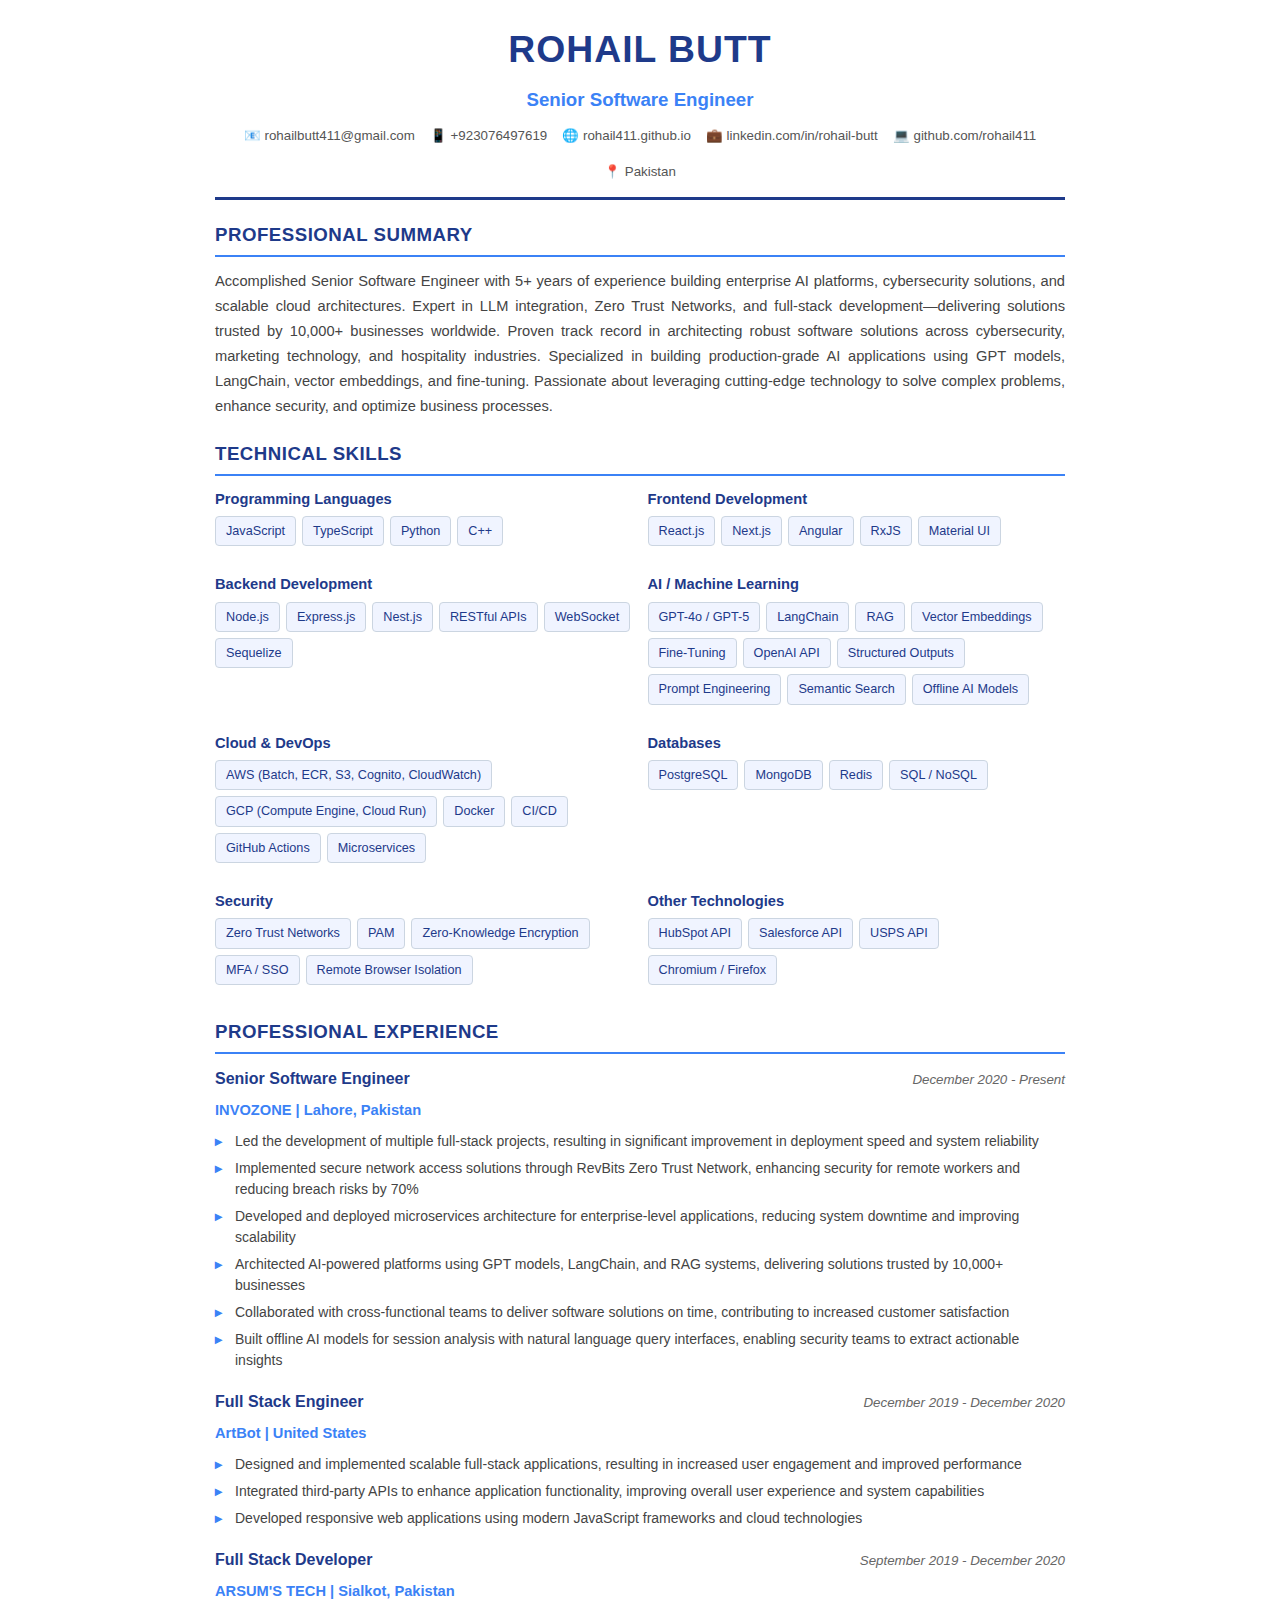
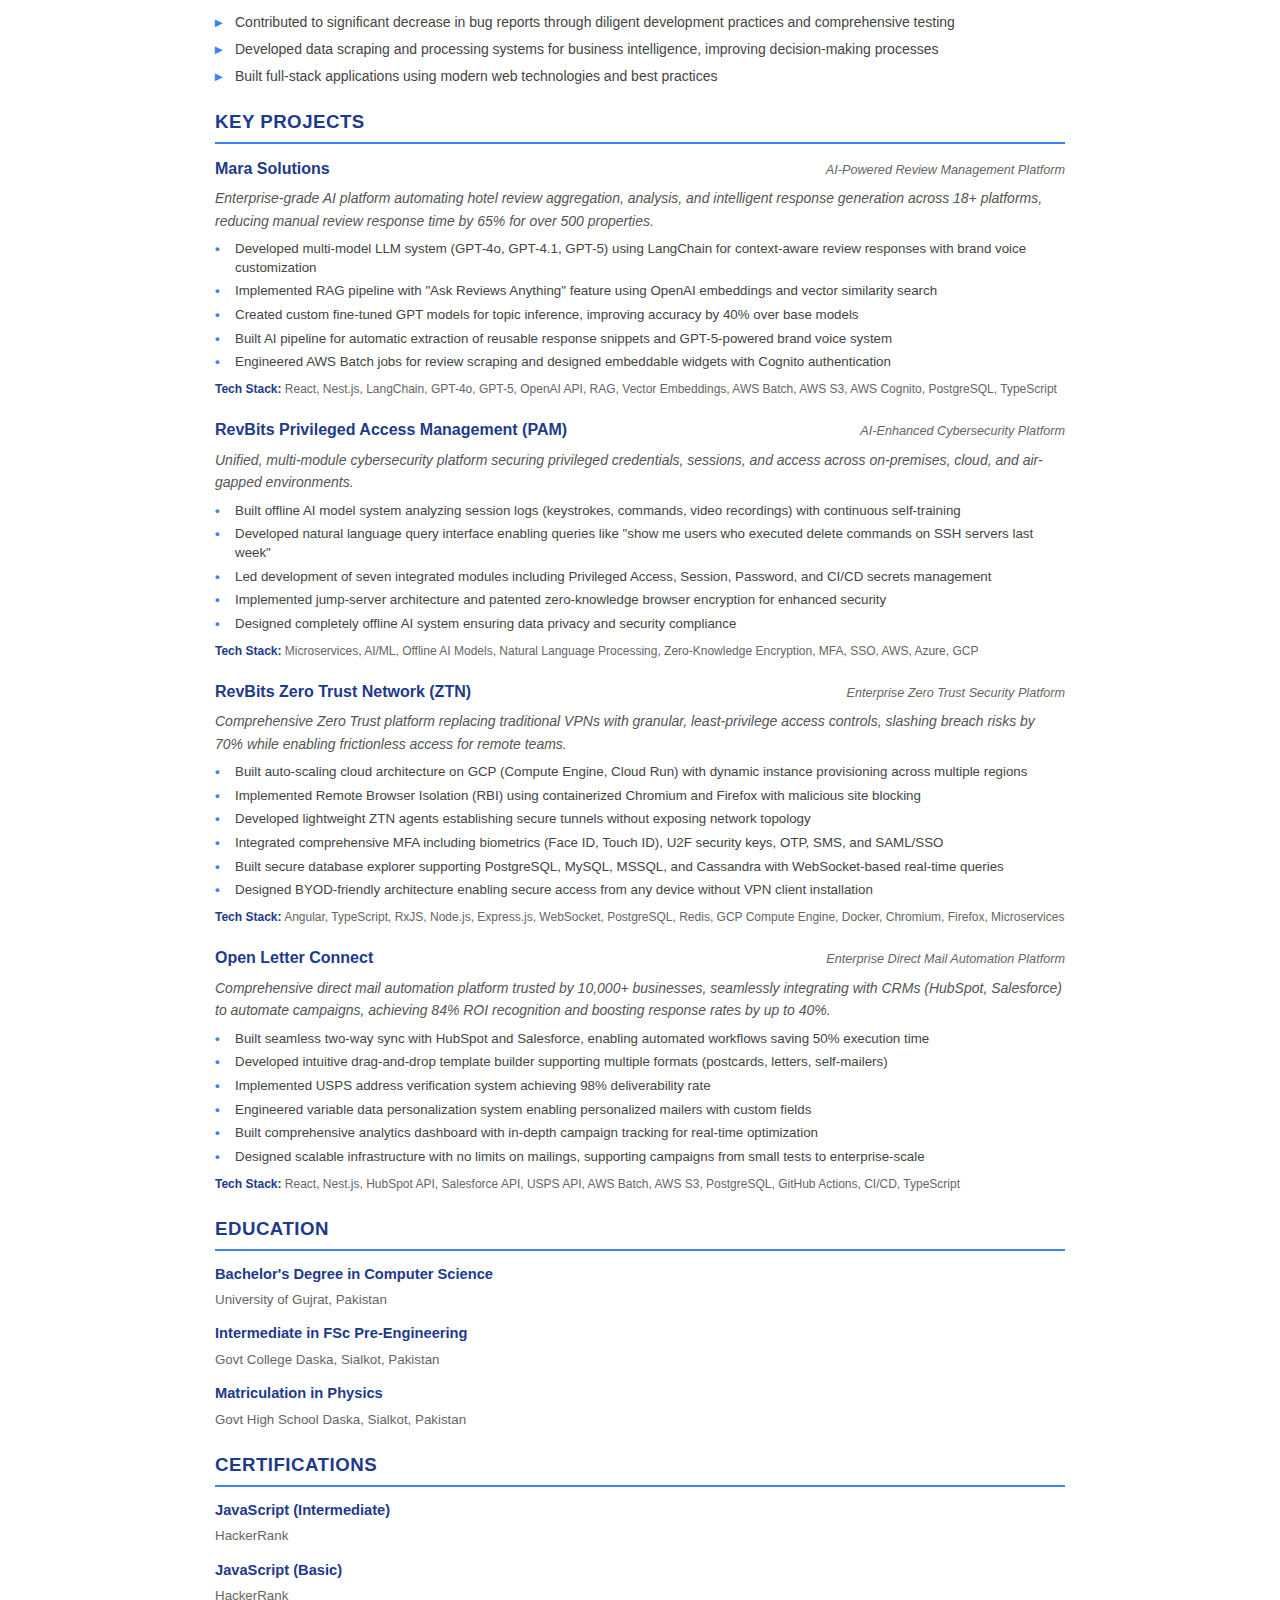
<file: resume.html>
<!DOCTYPE html>
<html lang="en">
<head>
  <meta charset="UTF-8">
  <meta name="viewport" content="width=device-width, initial-scale=1.0">
  <title>Rohail Butt - Senior Software Engineer - Resume</title>
  <style>
    * {
      margin: 0;
      padding: 0;
      box-sizing: border-box;
    }
    
    body {
      font-family: 'Arial', 'Helvetica', sans-serif;
      font-size: 11pt;
      line-height: 1.6;
      color: #333;
      background: #fff;
      padding: 20px;
    }
    
    .resume-container {
      max-width: 850px;
      margin: 0 auto;
      background: #fff;
    }
    
    /* Header */
    .header {
      text-align: center;
      border-bottom: 3px solid #1e3a8a;
      padding-bottom: 15px;
      margin-bottom: 20px;
    }
    
    .header h1 {
      font-size: 28pt;
      font-weight: bold;
      color: #1e3a8a;
      margin-bottom: 5px;
      letter-spacing: 1px;
    }
    
    .header h2 {
      font-size: 14pt;
      color: #3b82f6;
      font-weight: 600;
      margin-bottom: 10px;
    }
    
    .contact-info {
      display: flex;
      justify-content: center;
      flex-wrap: wrap;
      gap: 15px;
      font-size: 10pt;
      color: #555;
    }
    
    .contact-info span {
      display: flex;
      align-items: center;
      gap: 5px;
    }
    
    /* Sections */
    .section {
      margin-bottom: 20px;
      page-break-inside: avoid;
    }
    
    .section-title {
      font-size: 14pt;
      font-weight: bold;
      color: #1e3a8a;
      border-bottom: 2px solid #3b82f6;
      padding-bottom: 5px;
      margin-bottom: 12px;
      text-transform: uppercase;
      letter-spacing: 0.5px;
    }
    
    /* Professional Summary */
    .summary {
      text-align: justify;
      font-size: 11pt;
      line-height: 1.7;
      color: #444;
    }
    
    /* Skills */
    .skills-grid {
      display: grid;
      grid-template-columns: repeat(2, 1fr);
      gap: 15px;
    }
    
    .skill-category {
      margin-bottom: 12px;
    }
    
    .skill-category h4 {
      font-size: 11pt;
      font-weight: bold;
      color: #1e3a8a;
      margin-bottom: 5px;
    }
    
    .skill-tags {
      display: flex;
      flex-wrap: wrap;
      gap: 6px;
    }
    
    .skill-tag {
      background: #f0f4ff;
      color: #1e3a8a;
      padding: 4px 10px;
      border-radius: 4px;
      font-size: 9.5pt;
      border: 1px solid #cbd5e1;
    }
    
    /* Experience */
    .experience-item {
      margin-bottom: 18px;
      page-break-inside: avoid;
    }
    
    .experience-header {
      display: flex;
      justify-content: space-between;
      align-items: baseline;
      margin-bottom: 8px;
    }
    
    .experience-header h3 {
      font-size: 12pt;
      font-weight: bold;
      color: #1e3a8a;
    }
    
    .experience-header .date {
      font-size: 10pt;
      color: #666;
      font-style: italic;
    }
    
    .company {
      font-size: 11pt;
      color: #3b82f6;
      font-weight: 600;
      margin-bottom: 8px;
    }
    
    .achievements {
      list-style: none;
      padding-left: 0;
    }
    
    .achievements li {
      margin-bottom: 6px;
      padding-left: 20px;
      position: relative;
      font-size: 10.5pt;
      line-height: 1.5;
      color: #444;
    }
    
    .achievements li:before {
      content: "▸";
      position: absolute;
      left: 0;
      color: #3b82f6;
      font-weight: bold;
    }
    
    /* Projects */
    .project-item {
      margin-bottom: 18px;
      page-break-inside: avoid;
    }
    
    .project-header {
      display: flex;
      justify-content: space-between;
      align-items: baseline;
      margin-bottom: 6px;
    }
    
    .project-header h3 {
      font-size: 12pt;
      font-weight: bold;
      color: #1e3a8a;
    }
    
    .project-tag {
      font-size: 9.5pt;
      color: #666;
      font-style: italic;
    }
    
    .project-description {
      font-size: 10.5pt;
      color: #555;
      margin-bottom: 8px;
      font-style: italic;
    }
    
    .project-highlights {
      list-style: none;
      padding-left: 0;
    }
    
    .project-highlights li {
      margin-bottom: 5px;
      padding-left: 20px;
      position: relative;
      font-size: 10pt;
      line-height: 1.4;
      color: #444;
    }
    
    .project-highlights li:before {
      content: "•";
      position: absolute;
      left: 0;
      color: #3b82f6;
      font-weight: bold;
    }
    
    .tech-stack {
      margin-top: 8px;
      font-size: 9pt;
      color: #666;
    }
    
    .tech-stack strong {
      color: #1e3a8a;
    }
    
    /* Education & Certifications */
    .education-item, .cert-item {
      margin-bottom: 12px;
    }
    
    .education-item h4, .cert-item h4 {
      font-size: 11pt;
      font-weight: bold;
      color: #1e3a8a;
      margin-bottom: 3px;
    }
    
    .education-item p, .cert-item p {
      font-size: 10pt;
      color: #666;
    }
    
    /* Print Styles */
    @media print {
      body {
        padding: 0;
      }
      
      .resume-container {
        max-width: 100%;
      }
      
      .section {
        page-break-inside: avoid;
      }
      
      .experience-item, .project-item {
        page-break-inside: avoid;
      }
    }
  </style>
</head>
<body>
  <div class="resume-container">
    <!-- Header -->
    <div class="header">
      <h1>ROHAIL BUTT</h1>
      <h2>Senior Software Engineer</h2>
      <div class="contact-info">
        <span>📧 rohailbutt411@gmail.com</span>
        <span>📱 +923076497619</span>
        <span>🌐 rohail411.github.io</span>
        <span>💼 linkedin.com/in/rohail-butt</span>
        <span>💻 github.com/rohail411</span>
        <span>📍 Pakistan</span>
      </div>
    </div>

    <!-- Professional Summary -->
    <div class="section">
      <h2 class="section-title">Professional Summary</h2>
      <div class="summary">
        <p>
          Accomplished Senior Software Engineer with 5+ years of experience building enterprise AI platforms, 
          cybersecurity solutions, and scalable cloud architectures. Expert in LLM integration, Zero Trust Networks, 
          and full-stack development—delivering solutions trusted by 10,000+ businesses worldwide. Proven track 
          record in architecting robust software solutions across cybersecurity, marketing technology, and hospitality 
          industries. Specialized in building production-grade AI applications using GPT models, LangChain, vector 
          embeddings, and fine-tuning. Passionate about leveraging cutting-edge technology to solve complex problems, 
          enhance security, and optimize business processes.
        </p>
      </div>
    </div>

    <!-- Technical Skills -->
    <div class="section">
      <h2 class="section-title">Technical Skills</h2>
      <div class="skills-grid">
        <div class="skill-category">
          <h4>Programming Languages</h4>
          <div class="skill-tags">
            <span class="skill-tag">JavaScript</span>
            <span class="skill-tag">TypeScript</span>
            <span class="skill-tag">Python</span>
            <span class="skill-tag">C++</span>
          </div>
        </div>
        
        <div class="skill-category">
          <h4>Frontend Development</h4>
          <div class="skill-tags">
            <span class="skill-tag">React.js</span>
            <span class="skill-tag">Next.js</span>
            <span class="skill-tag">Angular</span>
            <span class="skill-tag">RxJS</span>
            <span class="skill-tag">Material UI</span>
          </div>
        </div>
        
        <div class="skill-category">
          <h4>Backend Development</h4>
          <div class="skill-tags">
            <span class="skill-tag">Node.js</span>
            <span class="skill-tag">Express.js</span>
            <span class="skill-tag">Nest.js</span>
            <span class="skill-tag">RESTful APIs</span>
            <span class="skill-tag">WebSocket</span>
            <span class="skill-tag">Sequelize</span>
          </div>
        </div>
        
        <div class="skill-category">
          <h4>AI / Machine Learning</h4>
          <div class="skill-tags">
            <span class="skill-tag">GPT-4o / GPT-5</span>
            <span class="skill-tag">LangChain</span>
            <span class="skill-tag">RAG</span>
            <span class="skill-tag">Vector Embeddings</span>
            <span class="skill-tag">Fine-Tuning</span>
            <span class="skill-tag">OpenAI API</span>
            <span class="skill-tag">Structured Outputs</span>
            <span class="skill-tag">Prompt Engineering</span>
            <span class="skill-tag">Semantic Search</span>
            <span class="skill-tag">Offline AI Models</span>
          </div>
        </div>
        
        <div class="skill-category">
          <h4>Cloud & DevOps</h4>
          <div class="skill-tags">
            <span class="skill-tag">AWS (Batch, ECR, S3, Cognito, CloudWatch)</span>
            <span class="skill-tag">GCP (Compute Engine, Cloud Run)</span>
            <span class="skill-tag">Docker</span>
            <span class="skill-tag">CI/CD</span>
            <span class="skill-tag">GitHub Actions</span>
            <span class="skill-tag">Microservices</span>
          </div>
        </div>
        
        <div class="skill-category">
          <h4>Databases</h4>
          <div class="skill-tags">
            <span class="skill-tag">PostgreSQL</span>
            <span class="skill-tag">MongoDB</span>
            <span class="skill-tag">Redis</span>
            <span class="skill-tag">SQL / NoSQL</span>
          </div>
        </div>
        
        <div class="skill-category">
          <h4>Security</h4>
          <div class="skill-tags">
            <span class="skill-tag">Zero Trust Networks</span>
            <span class="skill-tag">PAM</span>
            <span class="skill-tag">Zero-Knowledge Encryption</span>
            <span class="skill-tag">MFA / SSO</span>
            <span class="skill-tag">Remote Browser Isolation</span>
          </div>
        </div>
        
        <div class="skill-category">
          <h4>Other Technologies</h4>
          <div class="skill-tags">
            <span class="skill-tag">HubSpot API</span>
            <span class="skill-tag">Salesforce API</span>
            <span class="skill-tag">USPS API</span>
            <span class="skill-tag">Chromium / Firefox</span>
          </div>
        </div>
      </div>
    </div>

    <!-- Professional Experience -->
    <div class="section">
      <h2 class="section-title">Professional Experience</h2>
      
      <div class="experience-item">
        <div class="experience-header">
          <h3>Senior Software Engineer</h3>
          <span class="date">December 2020 - Present</span>
        </div>
        <div class="company">INVOZONE | Lahore, Pakistan</div>
        <ul class="achievements">
          <li>Led the development of multiple full-stack projects, resulting in significant improvement in deployment speed and system reliability</li>
          <li>Implemented secure network access solutions through RevBits Zero Trust Network, enhancing security for remote workers and reducing breach risks by 70%</li>
          <li>Developed and deployed microservices architecture for enterprise-level applications, reducing system downtime and improving scalability</li>
          <li>Architected AI-powered platforms using GPT models, LangChain, and RAG systems, delivering solutions trusted by 10,000+ businesses</li>
          <li>Collaborated with cross-functional teams to deliver software solutions on time, contributing to increased customer satisfaction</li>
          <li>Built offline AI models for session analysis with natural language query interfaces, enabling security teams to extract actionable insights</li>
        </ul>
      </div>
      
      <div class="experience-item">
        <div class="experience-header">
          <h3>Full Stack Engineer</h3>
          <span class="date">December 2019 - December 2020</span>
        </div>
        <div class="company">ArtBot | United States</div>
        <ul class="achievements">
          <li>Designed and implemented scalable full-stack applications, resulting in increased user engagement and improved performance</li>
          <li>Integrated third-party APIs to enhance application functionality, improving overall user experience and system capabilities</li>
          <li>Developed responsive web applications using modern JavaScript frameworks and cloud technologies</li>
        </ul>
      </div>
      
      <div class="experience-item">
        <div class="experience-header">
          <h3>Full Stack Developer</h3>
          <span class="date">September 2019 - December 2020</span>
        </div>
        <div class="company">ARSUM'S TECH | Sialkot, Pakistan</div>
        <ul class="achievements">
          <li>Contributed to significant decrease in bug reports through diligent development practices and comprehensive testing</li>
          <li>Developed data scraping and processing systems for business intelligence, improving decision-making processes</li>
          <li>Built full-stack applications using modern web technologies and best practices</li>
        </ul>
      </div>
    </div>

    <!-- Key Projects -->
    <div class="section">
      <h2 class="section-title">Key Projects</h2>
      
      <div class="project-item">
        <div class="project-header">
          <h3>Mara Solutions</h3>
          <span class="project-tag">AI-Powered Review Management Platform</span>
        </div>
        <div class="project-description">
          Enterprise-grade AI platform automating hotel review aggregation, analysis, and intelligent response generation 
          across 18+ platforms, reducing manual review response time by 65% for over 500 properties.
        </div>
        <ul class="project-highlights">
          <li>Developed multi-model LLM system (GPT-4o, GPT-4.1, GPT-5) using LangChain for context-aware review responses with brand voice customization</li>
          <li>Implemented RAG pipeline with "Ask Reviews Anything" feature using OpenAI embeddings and vector similarity search</li>
          <li>Created custom fine-tuned GPT models for topic inference, improving accuracy by 40% over base models</li>
          <li>Built AI pipeline for automatic extraction of reusable response snippets and GPT-5-powered brand voice system</li>
          <li>Engineered AWS Batch jobs for review scraping and designed embeddable widgets with Cognito authentication</li>
        </ul>
        <div class="tech-stack">
          <strong>Tech Stack:</strong> React, Nest.js, LangChain, GPT-4o, GPT-5, OpenAI API, RAG, Vector Embeddings, AWS Batch, AWS S3, AWS Cognito, PostgreSQL, TypeScript
        </div>
      </div>
      
      <div class="project-item">
        <div class="project-header">
          <h3>RevBits Privileged Access Management (PAM)</h3>
          <span class="project-tag">AI-Enhanced Cybersecurity Platform</span>
        </div>
        <div class="project-description">
          Unified, multi-module cybersecurity platform securing privileged credentials, sessions, and access across 
          on-premises, cloud, and air-gapped environments.
        </div>
        <ul class="project-highlights">
          <li>Built offline AI model system analyzing session logs (keystrokes, commands, video recordings) with continuous self-training</li>
          <li>Developed natural language query interface enabling queries like "show me users who executed delete commands on SSH servers last week"</li>
          <li>Led development of seven integrated modules including Privileged Access, Session, Password, and CI/CD secrets management</li>
          <li>Implemented jump-server architecture and patented zero-knowledge browser encryption for enhanced security</li>
          <li>Designed completely offline AI system ensuring data privacy and security compliance</li>
        </ul>
        <div class="tech-stack">
          <strong>Tech Stack:</strong> Microservices, AI/ML, Offline AI Models, Natural Language Processing, Zero-Knowledge Encryption, MFA, SSO, AWS, Azure, GCP
        </div>
      </div>
      
      <div class="project-item">
        <div class="project-header">
          <h3>RevBits Zero Trust Network (ZTN)</h3>
          <span class="project-tag">Enterprise Zero Trust Security Platform</span>
        </div>
        <div class="project-description">
          Comprehensive Zero Trust platform replacing traditional VPNs with granular, least-privilege access controls, 
          slashing breach risks by 70% while enabling frictionless access for remote teams.
        </div>
        <ul class="project-highlights">
          <li>Built auto-scaling cloud architecture on GCP (Compute Engine, Cloud Run) with dynamic instance provisioning across multiple regions</li>
          <li>Implemented Remote Browser Isolation (RBI) using containerized Chromium and Firefox with malicious site blocking</li>
          <li>Developed lightweight ZTN agents establishing secure tunnels without exposing network topology</li>
          <li>Integrated comprehensive MFA including biometrics (Face ID, Touch ID), U2F security keys, OTP, SMS, and SAML/SSO</li>
          <li>Built secure database explorer supporting PostgreSQL, MySQL, MSSQL, and Cassandra with WebSocket-based real-time queries</li>
          <li>Designed BYOD-friendly architecture enabling secure access from any device without VPN client installation</li>
        </ul>
        <div class="tech-stack">
          <strong>Tech Stack:</strong> Angular, TypeScript, RxJS, Node.js, Express.js, WebSocket, PostgreSQL, Redis, GCP Compute Engine, Docker, Chromium, Firefox, Microservices
        </div>
      </div>
      
      <div class="project-item">
        <div class="project-header">
          <h3>Open Letter Connect</h3>
          <span class="project-tag">Enterprise Direct Mail Automation Platform</span>
        </div>
        <div class="project-description">
          Comprehensive direct mail automation platform trusted by 10,000+ businesses, seamlessly integrating with CRMs 
          (HubSpot, Salesforce) to automate campaigns, achieving 84% ROI recognition and boosting response rates by up to 40%.
        </div>
        <ul class="project-highlights">
          <li>Built seamless two-way sync with HubSpot and Salesforce, enabling automated workflows saving 50% execution time</li>
          <li>Developed intuitive drag-and-drop template builder supporting multiple formats (postcards, letters, self-mailers)</li>
          <li>Implemented USPS address verification system achieving 98% deliverability rate</li>
          <li>Engineered variable data personalization system enabling personalized mailers with custom fields</li>
          <li>Built comprehensive analytics dashboard with in-depth campaign tracking for real-time optimization</li>
          <li>Designed scalable infrastructure with no limits on mailings, supporting campaigns from small tests to enterprise-scale</li>
        </ul>
        <div class="tech-stack">
          <strong>Tech Stack:</strong> React, Nest.js, HubSpot API, Salesforce API, USPS API, AWS Batch, AWS S3, PostgreSQL, GitHub Actions, CI/CD, TypeScript
        </div>
      </div>
    </div>

    <!-- Education -->
    <div class="section">
      <h2 class="section-title">Education</h2>
      <div class="education-item">
        <h4>Bachelor's Degree in Computer Science</h4>
        <p>University of Gujrat, Pakistan</p>
      </div>
      <div class="education-item">
        <h4>Intermediate in FSc Pre-Engineering</h4>
        <p>Govt College Daska, Sialkot, Pakistan</p>
      </div>
      <div class="education-item">
        <h4>Matriculation in Physics</h4>
        <p>Govt High School Daska, Sialkot, Pakistan</p>
      </div>
    </div>

    <!-- Certifications -->
    <div class="section">
      <h2 class="section-title">Certifications</h2>
      <div class="cert-item">
        <h4>JavaScript (Intermediate)</h4>
        <p>HackerRank</p>
      </div>
      <div class="cert-item">
        <h4>JavaScript (Basic)</h4>
        <p>HackerRank</p>
      </div>
    </div>
  </div>
</body>
</html>
</file>
